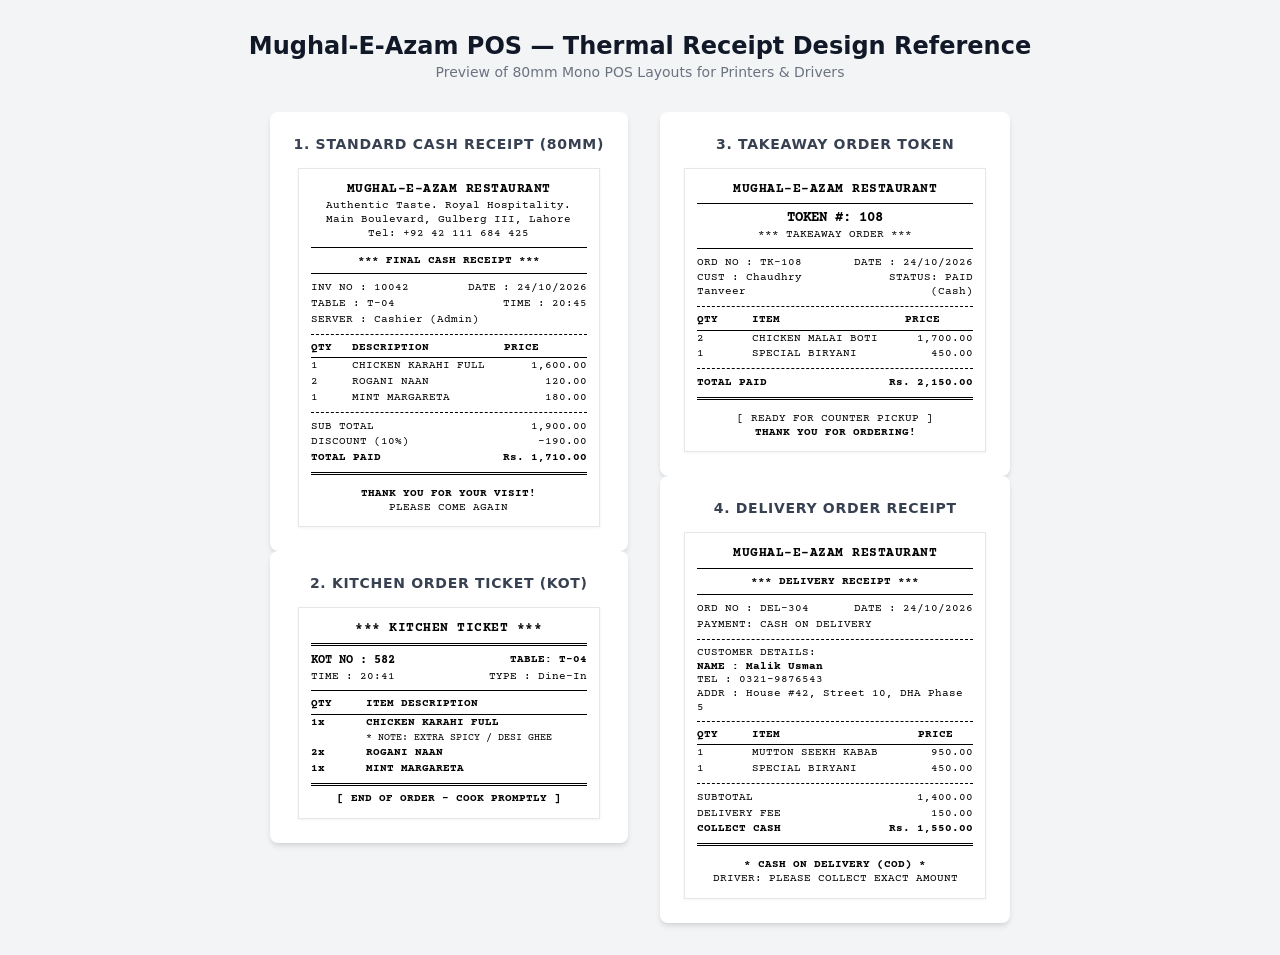
<file: Receipts design.html>
<!DOCTYPE html>
<html lang="en">
<head>
    <meta charset="UTF-8">
    <meta name="viewport" content="width=device-width, initial-scale=1.0">
    <title>Thermal Receipts - Classic Monospace POS</title>
    <link rel="preconnect" href="https://fonts.googleapis.com">
    <link rel="preconnect" href="https://fonts.gstatic.com" crossorigin>
    <link href="https://fonts.googleapis.com/css2?family=Courier+Prime:ital,wght@0,400;0,700;1,400&family=JetBrains+Mono:wght@400;500;600;700&display=swap" rel="stylesheet">
    <link rel="stylesheet" href="assets/css/receipt-designs.css">
</head>
<body>
    <div class="page-header">
        <h1>Mughal-E-Azam POS — Thermal Receipt Design Reference</h1>
        <p>Preview of 80mm Mono POS Layouts for Printers & Drivers</p>
    </div>

    <div class="receipt-grid">
        <div id="templates-1-container"></div>
        <div id="templates-2-container"></div>
    </div>

    <script>
        async function loadReceiptTemplates() {
            const t1 = await (await fetch('assets/html/receipt-templates-1.html')).text();
            const t2 = await (await fetch('assets/html/receipt-templates-2.html')).text();
            document.getElementById('templates-1-container').innerHTML = t1;
            document.getElementById('templates-2-container').innerHTML = t2;
        }
        loadReceiptTemplates();
    </script>
</body>
</html>
</file>
<file: assets/css/receipt-designs.css>
:root {
    --receipt-font: 'Courier Prime', 'JetBrains Mono', 'Courier New', monospace;
    --receipt-bg: #ffffff;
    --receipt-text-primary: #000000;
    --receipt-text-muted: #262626;
    --receipt-border: #000000;
}

* {
    box-sizing: border-box;
    margin: 0;
    padding: 0;
}

body {
    background-color: #f3f4f6;
    font-family: system-ui, -apple-system, sans-serif;
    color: #1f2937;
    padding: 2rem 1rem;
    display: flex;
    flex-direction: column;
    align-items: center;
}

.page-header {
    text-align: center;
    margin-bottom: 2rem;
}

.page-header h1 {
    font-size: 1.5rem;
    font-weight: 700;
    color: #111827;
}

.page-header p {
    font-size: 0.875rem;
    color: #6b7280;
    margin-top: 0.25rem;
}

.receipt-grid {
    display: flex;
    flex-wrap: wrap;
    gap: 2rem;
    justify-content: center;
    max-width: 1400px;
    width: 100%;
}

.receipt-card {
    background: #ffffff;
    border-radius: 8px;
    box-shadow: 0 4px 6px -1px rgba(0,0,0,0.1), 0 2px 4px -1px rgba(0,0,0,0.06);
    padding: 1.5rem;
    display: flex;
    flex-direction: column;
    align-items: center;
}

.receipt-card-title {
    font-size: 0.875rem;
    font-weight: 600;
    color: #374151;
    margin-bottom: 1rem;
    text-transform: uppercase;
    letter-spacing: 0.05em;
}

/* Base Thermal Paper Container */
.paper-container {
    width: 80mm;
    background-color: var(--receipt-bg);
    color: var(--receipt-text-primary);
    font-family: var(--receipt-font);
    font-size: 11px;
    line-height: 1.25;
    padding: 12px;
    border: 1px solid #e5e7eb;
    box-shadow: 0 1px 3px rgba(0,0,0,0.05);
}

.center { text-align: center; }
.right { text-align: right; }
.left { text-align: left; }
.bold { font-weight: 700; }

.divider-dash {
    border-bottom: 1px dashed var(--receipt-border);
    margin: 6px 0;
}

.divider-solid {
    border-bottom: 1px solid var(--receipt-border);
    margin: 6px 0;
}

.divider-double {
    border-bottom: 3px double var(--receipt-border);
    margin: 6px 0;
}

.header-title {
    font-size: 13px;
    font-weight: 700;
    letter-spacing: 0.5px;
    margin-bottom: 2px;
}

.meta-table, .item-table, .total-table {
    width: 100%;
    border-collapse: collapse;
}

.meta-table td, .item-table td, .total-table td {
    padding: 1px 0;
    vertical-align: top;
}

.item-table th {
    font-weight: 700;
    text-align: left;
    border-bottom: 1px solid var(--receipt-border);
    padding-bottom: 3px;
}

.footer-space {
    margin-top: 12px;
    text-align: center;
}
</file>
